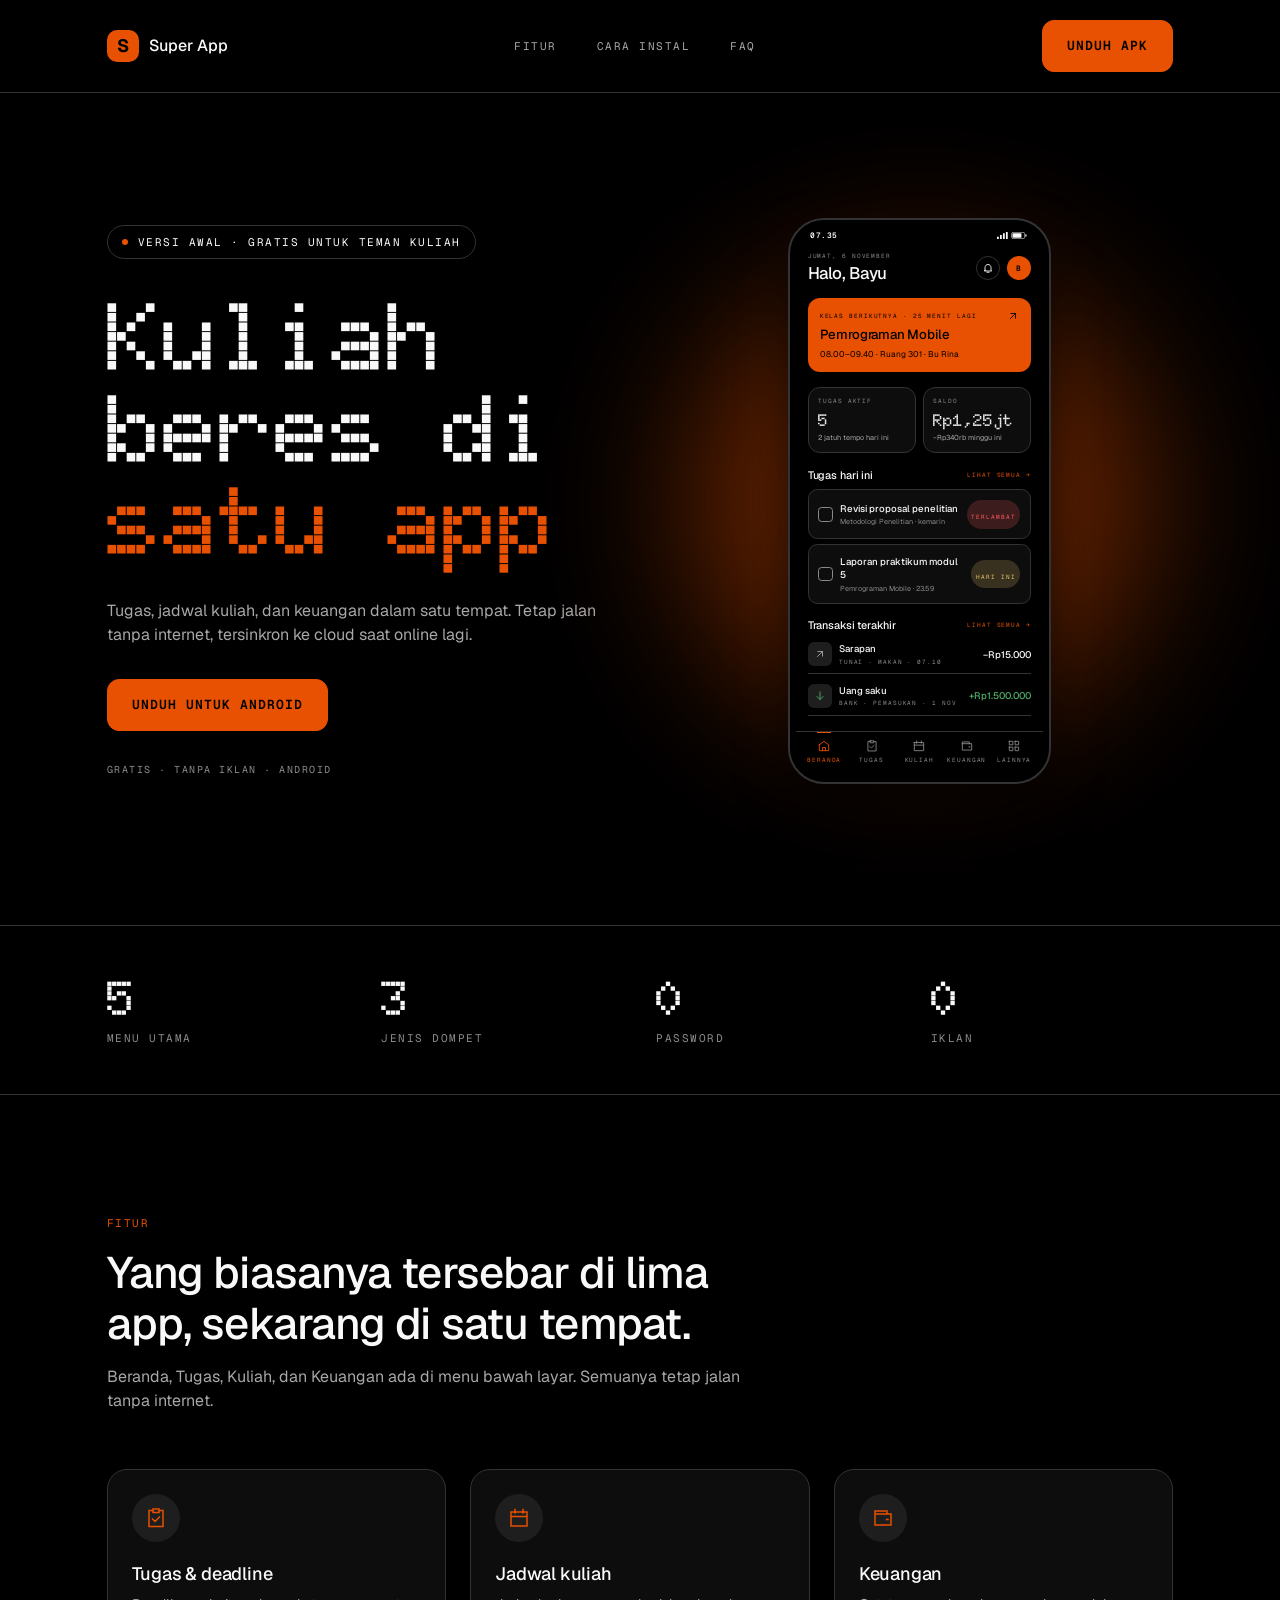
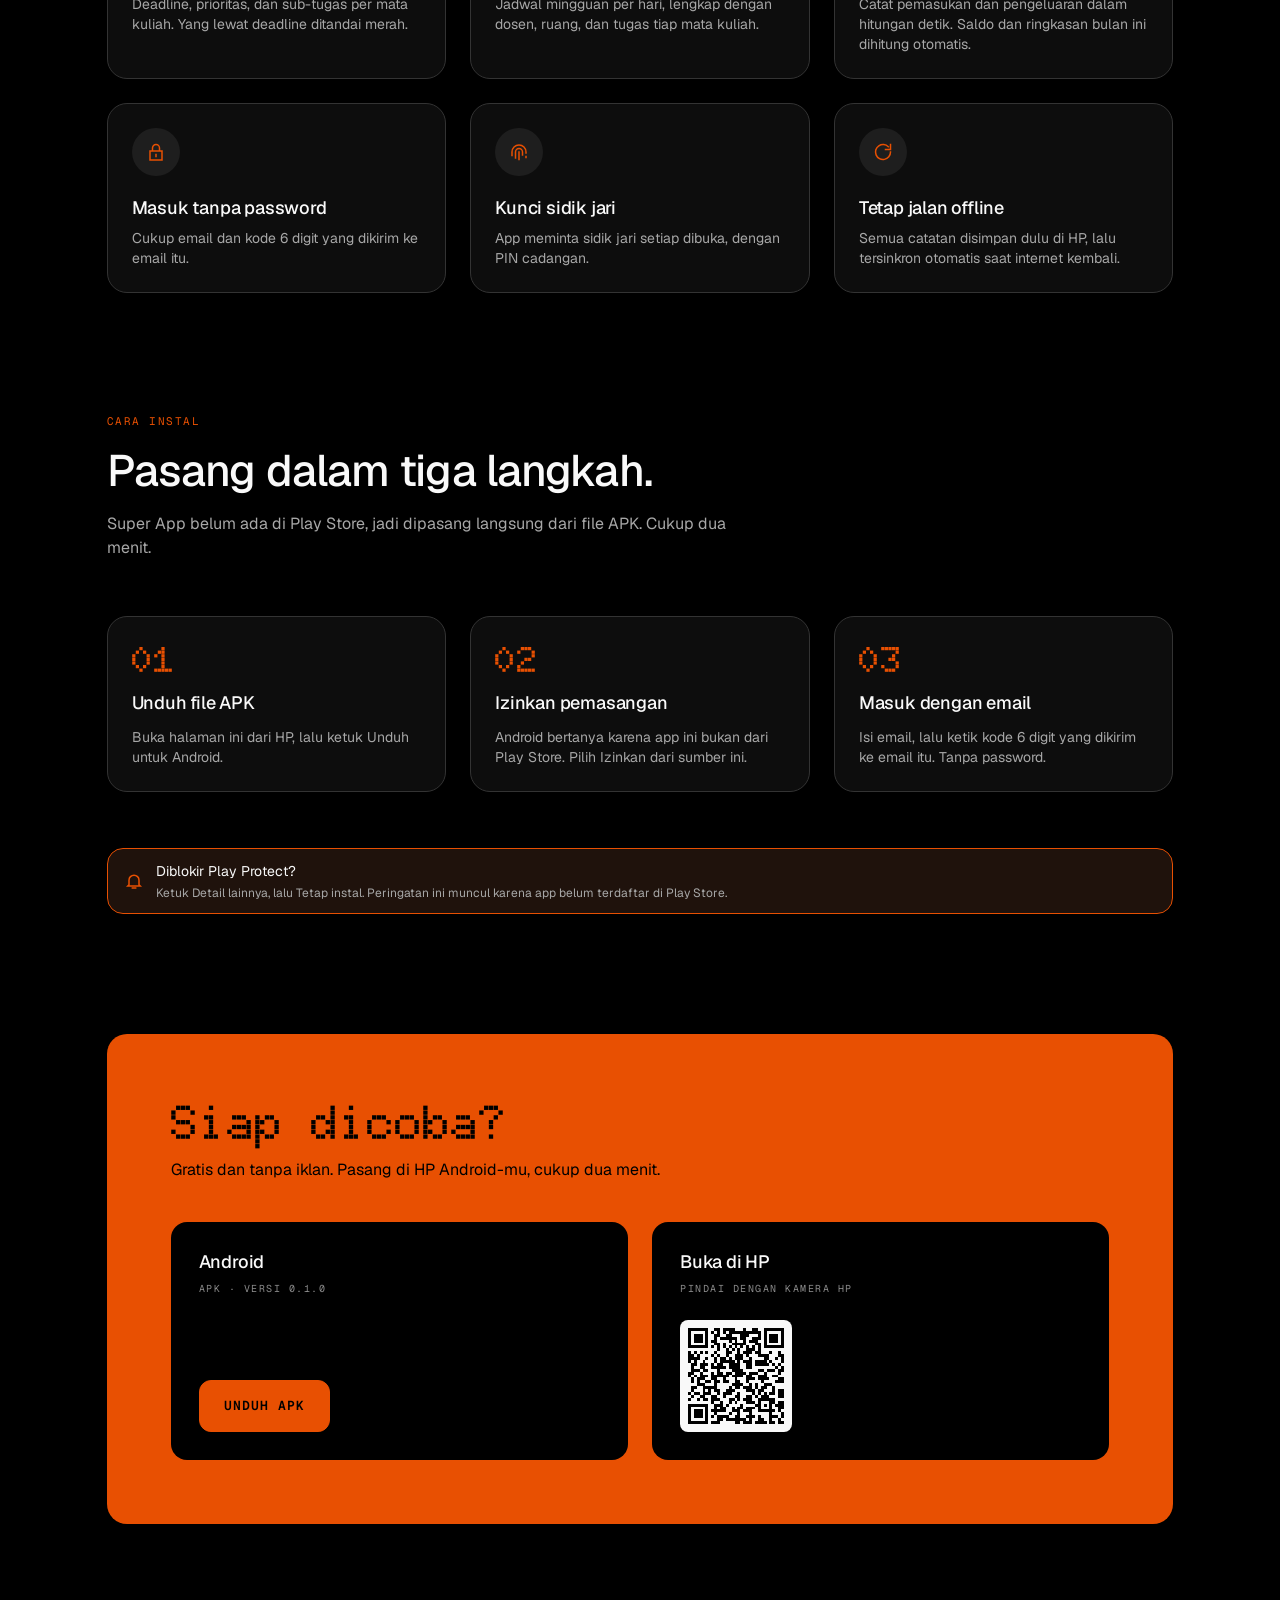
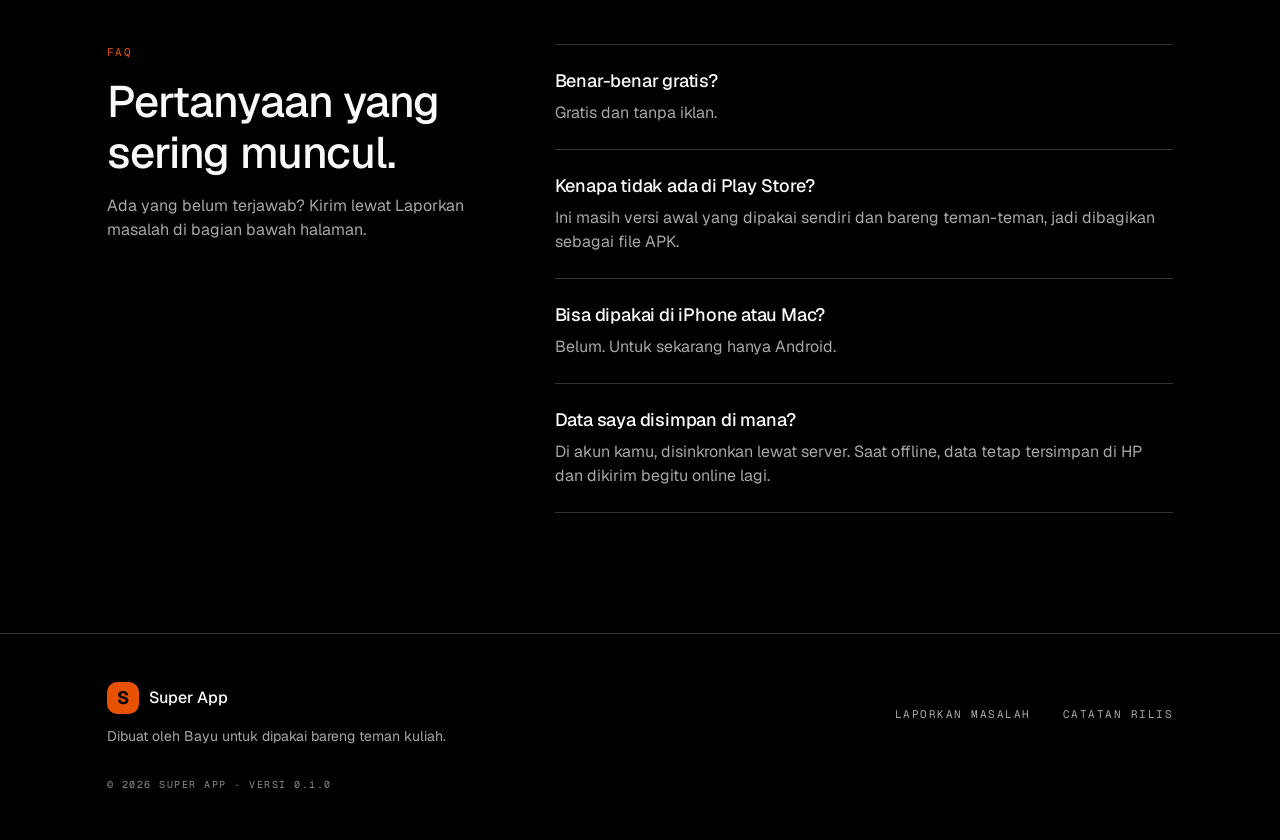
<file: website/index.html>
<!doctype html>
<html lang="id">
  <head>
    <meta charset="utf-8" />
    <meta name="viewport" content="width=device-width, initial-scale=1" />
    <title>Super App — Kuliah beres di satu app</title>
    <meta
      name="description"
      content="Tugas, jadwal kuliah, dan keuangan dalam satu app Android. Tetap jalan tanpa internet, tersinkron ke cloud saat online lagi. Gratis, tanpa iklan."
    />
    <meta name="theme-color" content="#000000" />
    <meta property="og:title" content="Super App — Kuliah beres di satu app" />
    <meta
      property="og:description"
      content="Tugas, jadwal kuliah, dan keuangan dalam satu app Android. Gratis, tanpa iklan."
    />
    <meta property="og:type" content="website" />
    <link rel="icon" href="assets/favicon.svg" type="image/svg+xml" />
    <link rel="preload" href="fonts/Geist-Variable.ttf" as="font" type="font/ttf" crossorigin />
    <link rel="preload" href="fonts/Doto-Variable.ttf" as="font" type="font/ttf" crossorigin />
    <link rel="stylesheet" href="css/styles.css" />
  </head>
  <body>
    <header class="nav">
      <a class="logo" href="./" aria-label="Super App, beranda">
        <span class="logo__mark" aria-hidden="true">S</span>
        <span class="logo__name">Super App</span>
      </a>
      <nav class="nav__links label-medium" aria-label="Bagian halaman">
        <a href="#fitur">Fitur</a>
        <a href="#cara-instal">Cara instal</a>
        <a href="#faq">FAQ</a>
      </nav>
      <a class="button nav__cta" href="unduh/android/">Unduh APK</a>
      <button class="nav__menu" type="button" aria-label="Buka menu" aria-expanded="false" aria-controls="menu" data-menu-open>
        <img src="assets/icons/menu.svg" width="24" height="24" alt="" />
      </button>
    </header>

    <div class="menu" id="menu" hidden>
      <div class="nav">
        <a class="logo" href="./" aria-label="Super App, beranda">
          <span class="logo__mark" aria-hidden="true">S</span>
          <span class="logo__name">Super App</span>
        </a>
        <button class="nav__menu" type="button" aria-label="Tutup menu" data-menu-close>
          <img src="assets/icons/close.svg" width="24" height="24" alt="" />
        </button>
      </div>
      <nav class="menu__links" aria-label="Menu">
        <a class="menu__link heading-medium" href="#fitur">Fitur <img src="assets/icons/chevron-right.svg" width="24" height="24" alt="" /></a>
        <a class="menu__link heading-medium" href="#cara-instal">Cara instal <img src="assets/icons/chevron-right.svg" width="24" height="24" alt="" /></a>
        <a class="menu__link heading-medium" href="#faq">FAQ <img src="assets/icons/chevron-right.svg" width="24" height="24" alt="" /></a>
        <a class="menu__link menu__link--minor body-large" href="https://github.com/baymakeprojects/Super_App/releases">Catatan rilis <img src="assets/icons/chevron-right.svg" width="24" height="24" alt="" /></a>
        <a class="menu__link menu__link--minor body-large" href="https://github.com/baymakeprojects/Super_App/issues/new">Laporkan masalah <img src="assets/icons/chevron-right.svg" width="24" height="24" alt="" /></a>
      </nav>
      <div class="menu__actions">
        <a class="button button--block" href="unduh/android/">Unduh untuk Android</a>
      </div>
    </div>

    <main>
      <!-- Hero: 161:16 (desktop), 187:1741 (HP) -->
      <section class="hero">
        <div class="hero__text">
          <p class="eyebrow">
            <img src="assets/hero/dot.svg" width="6" height="6" alt="" />
            <span class="label-medium only-desktop">Versi awal · Gratis untuk teman kuliah</span>
            <span class="label-medium only-mobile">Versi awal · Gratis</span>
          </p>
          <h1 class="hero__headline">Kuliah beres di <em>satu app</em></h1>
          <p class="body-large c-light">
            Tugas, jadwal kuliah, dan keuangan dalam satu tempat. Tetap jalan tanpa internet, tersinkron ke cloud saat online lagi.
          </p>
          <div class="hero__cta">
            <a class="button" href="unduh/android/">Unduh untuk Android</a>
          </div>
          <p class="label-small c-gray only-desktop">Gratis · Tanpa iklan · Android</p>
        </div>

        <div class="hero-visual" aria-hidden="true">
          <img class="hero-visual__glow only-desktop" src="assets/hero/glow.svg" width="780" height="780" alt="" />
          <img class="hero-visual__glow only-mobile" src="assets/hero/glow-hp.svg" width="520" height="520" alt="" />
          <div class="hero-visual__phone">
            <div class="phone">
              <div class="phone__screen">
                <div class="phone__status">
                  <span>07.35</span>
                  <img src="assets/hero/indicators.svg" width="31.2" height="7.2" alt="" />
                </div>
                <div class="phone__content">
                  <div class="phone__header">
                    <div class="phone__greeting">
                      <span class="m6 c-gray">Jumat, 6 November</span>
                      <span class="phone__hello">Halo, Bayu</span>
                    </div>
                    <div class="phone__actions">
                      <span class="phone__circle phone__circle--outline"><img src="assets/hero/bell.svg" width="12" height="12" alt="" /></span>
                      <span class="phone__circle phone__circle--avatar">B</span>
                    </div>
                  </div>
                  <div class="phone__next">
                    <div class="phone__next-top">
                      <span class="m6">Kelas berikutnya · 25 menit lagi</span>
                      <img src="assets/hero/arrow-up-right.svg" width="12" height="12" alt="" />
                    </div>
                    <span class="phone__next-title">Pemrograman Mobile</span>
                    <span class="phone__next-meta">08.00–09.40 · Ruang 301 · Bu Rina</span>
                  </div>
                  <div class="phone__stats">
                    <div class="phone__stat">
                      <span class="m6 c-gray">Tugas aktif</span>
                      <span class="phone__stat-value">5</span>
                      <span class="phone__stat-sub">2 jatuh tempo hari ini</span>
                    </div>
                    <div class="phone__stat">
                      <span class="m6 c-gray">Saldo</span>
                      <span class="phone__stat-value">Rp1,25jt</span>
                      <span class="phone__stat-sub">−Rp340rb minggu ini</span>
                    </div>
                  </div>
                  <div class="phone__block">
                    <div class="phone__block-head">
                      <span class="phone__block-title">Tugas hari ini</span>
                      <span class="m6 c-accent">Lihat semua →</span>
                    </div>
                    <div class="phone__list">
                      <div class="phone__task">
                        <span class="phone__check"></span>
                        <span class="phone__item-text">
                          <span class="phone__item-title">Revisi proposal penelitian</span>
                          <span class="phone__item-meta">Metodologi Penelitian · kemarin</span>
                        </span>
                        <span class="phone__badge phone__badge--danger"><span class="m6">Terlambat</span></span>
                      </div>
                      <div class="phone__task">
                        <span class="phone__check"></span>
                        <span class="phone__item-text">
                          <span class="phone__item-title">Laporan praktikum modul 5</span>
                          <span class="phone__item-meta">Pemrograman Mobile · 23.59</span>
                        </span>
                        <span class="phone__badge phone__badge--warning"><span class="m6">Hari ini</span></span>
                      </div>
                    </div>
                  </div>
                  <div class="phone__block phone__block--tx">
                    <div class="phone__block-head">
                      <span class="phone__block-title">Transaksi terakhir</span>
                      <span class="m6 c-accent">Lihat semua →</span>
                    </div>
                    <div class="phone__tx">
                      <span class="phone__tx-icon"><img src="assets/hero/tx-out.svg" width="12" height="12" alt="" /></span>
                      <span class="phone__item-text">
                        <span class="phone__item-title">Sarapan</span>
                        <span class="m6 c-gray">Tunai · Makan · 07.10</span>
                      </span>
                      <span class="phone__tx-amount">−Rp15.000</span>
                    </div>
                    <div class="phone__tx">
                      <span class="phone__tx-icon"><img src="assets/hero/tx-in.svg" width="12" height="12" alt="" /></span>
                      <span class="phone__item-text">
                        <span class="phone__item-title">Uang saku</span>
                        <span class="m6 c-gray">Bank · Pemasukan · 1 Nov</span>
                      </span>
                      <span class="phone__tx-amount c-success">+Rp1.500.000</span>
                    </div>
                  </div>
                </div>
                <div class="phone__tabs">
                  <span class="phone__tab phone__tab--active"><img src="assets/hero/nav-home.svg" width="14.4" height="14.4" alt="" /><span class="m6">Beranda</span></span>
                  <span class="phone__tab"><img src="assets/hero/nav-task.svg" width="14.4" height="14.4" alt="" /><span class="m6">Tugas</span></span>
                  <span class="phone__tab"><img src="assets/hero/nav-kuliah.svg" width="14.4" height="14.4" alt="" /><span class="m6">Kuliah</span></span>
                  <span class="phone__tab"><img src="assets/hero/nav-keuangan.svg" width="14.4" height="14.4" alt="" /><span class="m6">Keuangan</span></span>
                  <span class="phone__tab"><img src="assets/hero/nav-lainnya.svg" width="14.4" height="14.4" alt="" /><span class="m6">Lainnya</span></span>
                </div>
              </div>
            </div>
          </div>
          <div class="hero-visual__fade"></div>
        </div>
      </section>

      <!-- Stats: 161:106 / 187:1787 -->
      <section class="stats" aria-label="Sekilas">
        <div class="stat"><span class="stat__value">5</span><span class="label-medium c-gray"><span class="only-desktop">Menu utama</span><span class="only-mobile">Menu</span></span></div>
        <div class="stat"><span class="stat__value">3</span><span class="label-medium c-gray"><span class="only-desktop">Jenis dompet</span><span class="only-mobile">Dompet</span></span></div>
        <div class="stat"><span class="stat__value">0</span><span class="label-medium c-gray">Password</span></div>
        <div class="stat"><span class="stat__value">0</span><span class="label-medium c-gray">Iklan</span></div>
      </section>

      <!-- Fitur: 162:407 / 187:1800 -->
      <section class="section section--fitur" id="fitur">
        <div class="section-header">
          <p class="label-medium c-accent">Fitur</p>
          <h2 class="section-header__title only-desktop">Yang biasanya tersebar di lima app, sekarang di satu tempat.</h2>
          <h2 class="section-header__title only-mobile">Lima app jadi satu tempat.</h2>
          <p class="body-large c-light only-desktop">
            Beranda, Tugas, Kuliah, dan Keuangan ada di menu bawah layar. Semuanya tetap jalan tanpa internet.
          </p>
        </div>

        <div class="feature-grid only-desktop">
          <article class="feature-card">
            <span class="icon-wrap"><img src="assets/icons/task.svg" width="24" height="24" alt="" /></span>
            <div class="feature-card__text">
              <h3 class="heading-small">Tugas &amp; deadline</h3>
              <p class="body-medium c-light">Deadline, prioritas, dan sub-tugas per mata kuliah. Yang lewat deadline ditandai merah.</p>
            </div>
          </article>
          <article class="feature-card">
            <span class="icon-wrap"><img src="assets/icons/calendar.svg" width="24" height="24" alt="" /></span>
            <div class="feature-card__text">
              <h3 class="heading-small">Jadwal kuliah</h3>
              <p class="body-medium c-light">Jadwal mingguan per hari, lengkap dengan dosen, ruang, dan tugas tiap mata kuliah.</p>
            </div>
          </article>
          <article class="feature-card">
            <span class="icon-wrap"><img src="assets/icons/wallet.svg" width="24" height="24" alt="" /></span>
            <div class="feature-card__text">
              <h3 class="heading-small">Keuangan</h3>
              <p class="body-medium c-light">Catat pemasukan dan pengeluaran dalam hitungan detik. Saldo dan ringkasan bulan ini dihitung otomatis.</p>
            </div>
          </article>
          <article class="feature-card">
            <span class="icon-wrap"><img src="assets/icons/lock.svg" width="24" height="24" alt="" /></span>
            <div class="feature-card__text">
              <h3 class="heading-small">Masuk tanpa password</h3>
              <p class="body-medium c-light">Cukup email dan kode 6 digit yang dikirim ke email itu.</p>
            </div>
          </article>
          <article class="feature-card">
            <span class="icon-wrap"><img src="assets/icons/fingerprint.svg" width="24" height="24" alt="" /></span>
            <div class="feature-card__text">
              <h3 class="heading-small">Kunci sidik jari</h3>
              <p class="body-medium c-light">App meminta sidik jari setiap dibuka, dengan PIN cadangan.</p>
            </div>
          </article>
          <article class="feature-card">
            <span class="icon-wrap"><img src="assets/icons/refresh.svg" width="24" height="24" alt="" /></span>
            <div class="feature-card__text">
              <h3 class="heading-small">Tetap jalan offline</h3>
              <p class="body-medium c-light">Semua catatan disimpan dulu di HP, lalu tersinkron otomatis saat internet kembali.</p>
            </div>
          </article>
        </div>

        <div class="rows only-mobile">
          <div class="feature-row">
            <span class="icon-wrap icon-wrap--small"><img src="assets/icons/task.svg" width="20" height="20" alt="" /></span>
            <div class="row-text"><h3 class="title-medium">Tugas &amp; deadline</h3><p class="body-medium c-light">Deadline, prioritas, sub-tugas.</p></div>
          </div>
          <div class="feature-row">
            <span class="icon-wrap icon-wrap--small"><img src="assets/icons/calendar.svg" width="20" height="20" alt="" /></span>
            <div class="row-text"><h3 class="title-medium">Jadwal kuliah</h3><p class="body-medium c-light">Jadwal mingguan, dosen, dan ruang.</p></div>
          </div>
          <div class="feature-row">
            <span class="icon-wrap icon-wrap--small"><img src="assets/icons/wallet.svg" width="20" height="20" alt="" /></span>
            <div class="row-text"><h3 class="title-medium">Keuangan</h3><p class="body-medium c-light">Pemasukan, pengeluaran, saldo dompet.</p></div>
          </div>
          <div class="feature-row">
            <span class="icon-wrap icon-wrap--small"><img src="assets/icons/lock.svg" width="20" height="20" alt="" /></span>
            <div class="row-text"><h3 class="title-medium">Masuk tanpa password</h3><p class="body-medium c-light">Cukup email dan kode 6 digit.</p></div>
          </div>
          <div class="feature-row">
            <span class="icon-wrap icon-wrap--small"><img src="assets/icons/fingerprint.svg" width="20" height="20" alt="" /></span>
            <div class="row-text"><h3 class="title-medium">Kunci sidik jari</h3><p class="body-medium c-light">Sidik jari tiap dibuka, PIN cadangan.</p></div>
          </div>
          <div class="feature-row">
            <span class="icon-wrap icon-wrap--small"><img src="assets/icons/refresh.svg" width="20" height="20" alt="" /></span>
            <div class="row-text"><h3 class="title-medium">Tetap jalan offline</h3><p class="body-medium c-light">Tersinkron otomatis saat online lagi.</p></div>
          </div>
        </div>
      </section>

      <!-- Cara instal: 163:745 / 188:1550 -->
      <section class="section" id="cara-instal">
        <div class="section-header">
          <p class="label-medium c-accent">Cara instal</p>
          <h2 class="section-header__title">Pasang dalam tiga langkah.</h2>
          <p class="body-large c-light only-desktop">
            Super App belum ada di Play Store, jadi dipasang langsung dari file APK. Cukup dua menit.
          </p>
        </div>

        <ol class="steps list-reset only-desktop" role="list">
          <li class="step-card">
            <span class="step-card__number display-medium">01</span>
            <h3 class="heading-small">Unduh file APK</h3>
            <p class="body-medium c-light">Buka halaman ini dari HP, lalu ketuk Unduh untuk Android.</p>
          </li>
          <li class="step-card">
            <span class="step-card__number display-medium">02</span>
            <h3 class="heading-small">Izinkan pemasangan</h3>
            <p class="body-medium c-light">Android bertanya karena app ini bukan dari Play Store. Pilih Izinkan dari sumber ini.</p>
          </li>
          <li class="step-card">
            <span class="step-card__number display-medium">03</span>
            <h3 class="heading-small">Masuk dengan email</h3>
            <p class="body-medium c-light">Isi email, lalu ketik kode 6 digit yang dikirim ke email itu. Tanpa password.</p>
          </li>
        </ol>
        <div class="banner only-desktop" role="note">
          <img class="banner__icon" src="assets/icons/banner-info.svg" width="20" height="20" alt="" />
          <div class="banner__text">
            <p class="body-medium c-white">Diblokir Play Protect?</p>
            <p class="body-small c-light">Ketuk Detail lainnya, lalu Tetap instal. Peringatan ini muncul karena app belum terdaftar di Play Store.</p>
          </div>
        </div>

        <ol class="rows list-reset only-mobile" role="list">
          <li class="step-row">
            <span class="step-row__number display-small">01</span>
            <div class="row-text"><h3 class="title-medium">Unduh file APK</h3><p class="body-medium c-light">Ketuk Unduh untuk Android di halaman ini.</p></div>
          </li>
          <li class="step-row">
            <span class="step-row__number display-small">02</span>
            <div class="row-text"><h3 class="title-medium">Izinkan pemasangan</h3><p class="body-medium c-light">Pilih Izinkan dari sumber ini saat Android bertanya.</p></div>
          </li>
          <li class="step-row">
            <span class="step-row__number display-small">03</span>
            <div class="row-text"><h3 class="title-medium">Masuk dengan email</h3><p class="body-medium c-light">Isi email, lalu kode 6 digit dari email.</p></div>
          </li>
        </ol>
        <p class="body-medium c-gray only-mobile">Kalau Play Protect memberi peringatan, ketuk Detail lainnya, lalu Tetap instal.</p>
      </section>

      <!-- Unduh: 163:772 / 188:1571 -->
      <section class="section" id="unduh" aria-label="Unduh">
        <div class="download-card">
          <div class="download-card__heading">
            <h2 class="display-large only-desktop">Siap dicoba?</h2>
            <h2 class="display-medium only-mobile">Siap dicoba?</h2>
            <p class="body-large only-desktop">Gratis dan tanpa iklan. Pasang di HP Android-mu, cukup dua menit.</p>
            <p class="body-medium only-mobile">Gratis dan tanpa iklan.</p>
          </div>

          <div class="download-options only-desktop">
            <div class="download-option">
              <div class="download-option__text">
                <h3 class="heading-small c-white">Android</h3>
                <p class="label-small c-gray">APK · Versi <span data-version>0.1.0</span></p>
              </div>
              <a class="button" href="https://github.com/baymakeprojects/Super_App/releases/latest" data-apk>Unduh APK</a>
            </div>
            <div class="download-option">
              <div class="download-option__text download-option__text--hug">
                <h3 class="heading-small c-white">Buka di HP</h3>
                <p class="label-small c-gray">Pindai dengan kamera HP</p>
              </div>
              <div class="qr">
                <img src="assets/qr-unduh-android.svg" width="96" height="96" alt="Kode QR ke halaman unduh Android" />
              </div>
            </div>
          </div>

          <div class="download-row only-mobile">
            <div class="download-row__text">
              <h3 class="title-medium c-white">Android</h3>
              <p class="label-small c-gray">APK · Versi <span data-version>0.1.0</span></p>
            </div>
            <a class="button" href="https://github.com/baymakeprojects/Super_App/releases/latest" data-apk>Unduh APK</a>
          </div>
        </div>
      </section>

      <!-- FAQ: 163:796 / 188:1588 -->
      <section class="section" id="faq">
        <div class="faq-layout only-desktop">
          <div class="section-header">
            <p class="label-medium c-accent">FAQ</p>
            <h2 class="section-header__title">Pertanyaan yang sering muncul.</h2>
            <p class="body-large c-light">Ada yang belum terjawab? Kirim lewat Laporkan masalah di bagian bawah halaman.</p>
          </div>
          <div class="faq-items">
            <div class="faq-item">
              <h3 class="heading-small">Benar-benar gratis?</h3>
              <p class="body-large c-light">Gratis dan tanpa iklan.</p>
            </div>
            <div class="faq-item">
              <h3 class="heading-small">Kenapa tidak ada di Play Store?</h3>
              <p class="body-large c-light">Ini masih versi awal yang dipakai sendiri dan bareng teman-teman, jadi dibagikan sebagai file APK.</p>
            </div>
            <div class="faq-item">
              <h3 class="heading-small">Bisa dipakai di iPhone atau Mac?</h3>
              <p class="body-large c-light">Belum. Untuk sekarang hanya Android.</p>
            </div>
            <div class="faq-item">
              <h3 class="heading-small">Data saya disimpan di mana?</h3>
              <p class="body-large c-light">Di akun kamu, disinkronkan lewat server. Saat offline, data tetap tersimpan di HP dan dikirim begitu online lagi.</p>
            </div>
          </div>
        </div>

        <div class="section-header only-mobile">
          <p class="label-medium c-accent">FAQ</p>
          <h2 class="section-header__title">Pertanyaan umum.</h2>
        </div>
        <div class="rows rows--end only-mobile">
          <details class="faq-row" open>
            <summary><span class="title-medium">Benar-benar gratis?</span><img src="assets/icons/chevron-down.svg" width="24" height="24" alt="" /></summary>
            <p class="body-medium c-light">Gratis dan tanpa iklan.</p>
          </details>
          <details class="faq-row">
            <summary><span class="title-medium">Kenapa tidak ada di Play Store?</span><img src="assets/icons/chevron-down.svg" width="24" height="24" alt="" /></summary>
            <p class="body-medium c-light">Ini masih versi awal yang dipakai sendiri dan bareng teman-teman, jadi dibagikan sebagai file APK.</p>
          </details>
          <details class="faq-row">
            <summary><span class="title-medium">Bisa dipakai di iPhone atau Mac?</span><img src="assets/icons/chevron-down.svg" width="24" height="24" alt="" /></summary>
            <p class="body-medium c-light">Belum. Untuk sekarang hanya Android.</p>
          </details>
          <details class="faq-row">
            <summary><span class="title-medium">Data saya disimpan di mana?</span><img src="assets/icons/chevron-down.svg" width="24" height="24" alt="" /></summary>
            <p class="body-medium c-light">Di akun kamu, disinkronkan lewat server. Saat offline, data tetap tersimpan di HP dan dikirim begitu online lagi.</p>
          </details>
        </div>
        <p class="lapor body-medium only-mobile">
          <span class="c-gray">Belum terjawab?</span>
          <a class="inline-link" href="https://github.com/baymakeprojects/Super_App/issues/new">Laporkan masalah</a>
        </p>
      </section>
    </main>

    <footer class="footer">
      <div class="footer__row">
        <div class="footer__brand">
          <a class="logo" href="./" aria-label="Super App, beranda">
            <span class="logo__mark" aria-hidden="true">S</span>
            <span class="logo__name">Super App</span>
          </a>
          <p class="body-medium c-light">Dibuat oleh Bayu untuk dipakai bareng teman kuliah.</p>
        </div>
        <nav class="footer__links label-medium" aria-label="Tautan lain">
          <a href="https://github.com/baymakeprojects/Super_App/issues/new">Laporkan masalah</a>
          <a href="https://github.com/baymakeprojects/Super_App/releases">Catatan rilis</a>
        </nav>
      </div>
      <p class="label-small c-gray">© 2026 Super App · Versi <span data-version>0.1.0</span></p>
    </footer>

    <script src="js/site.js" defer></script>
  </body>
</html>
</file>
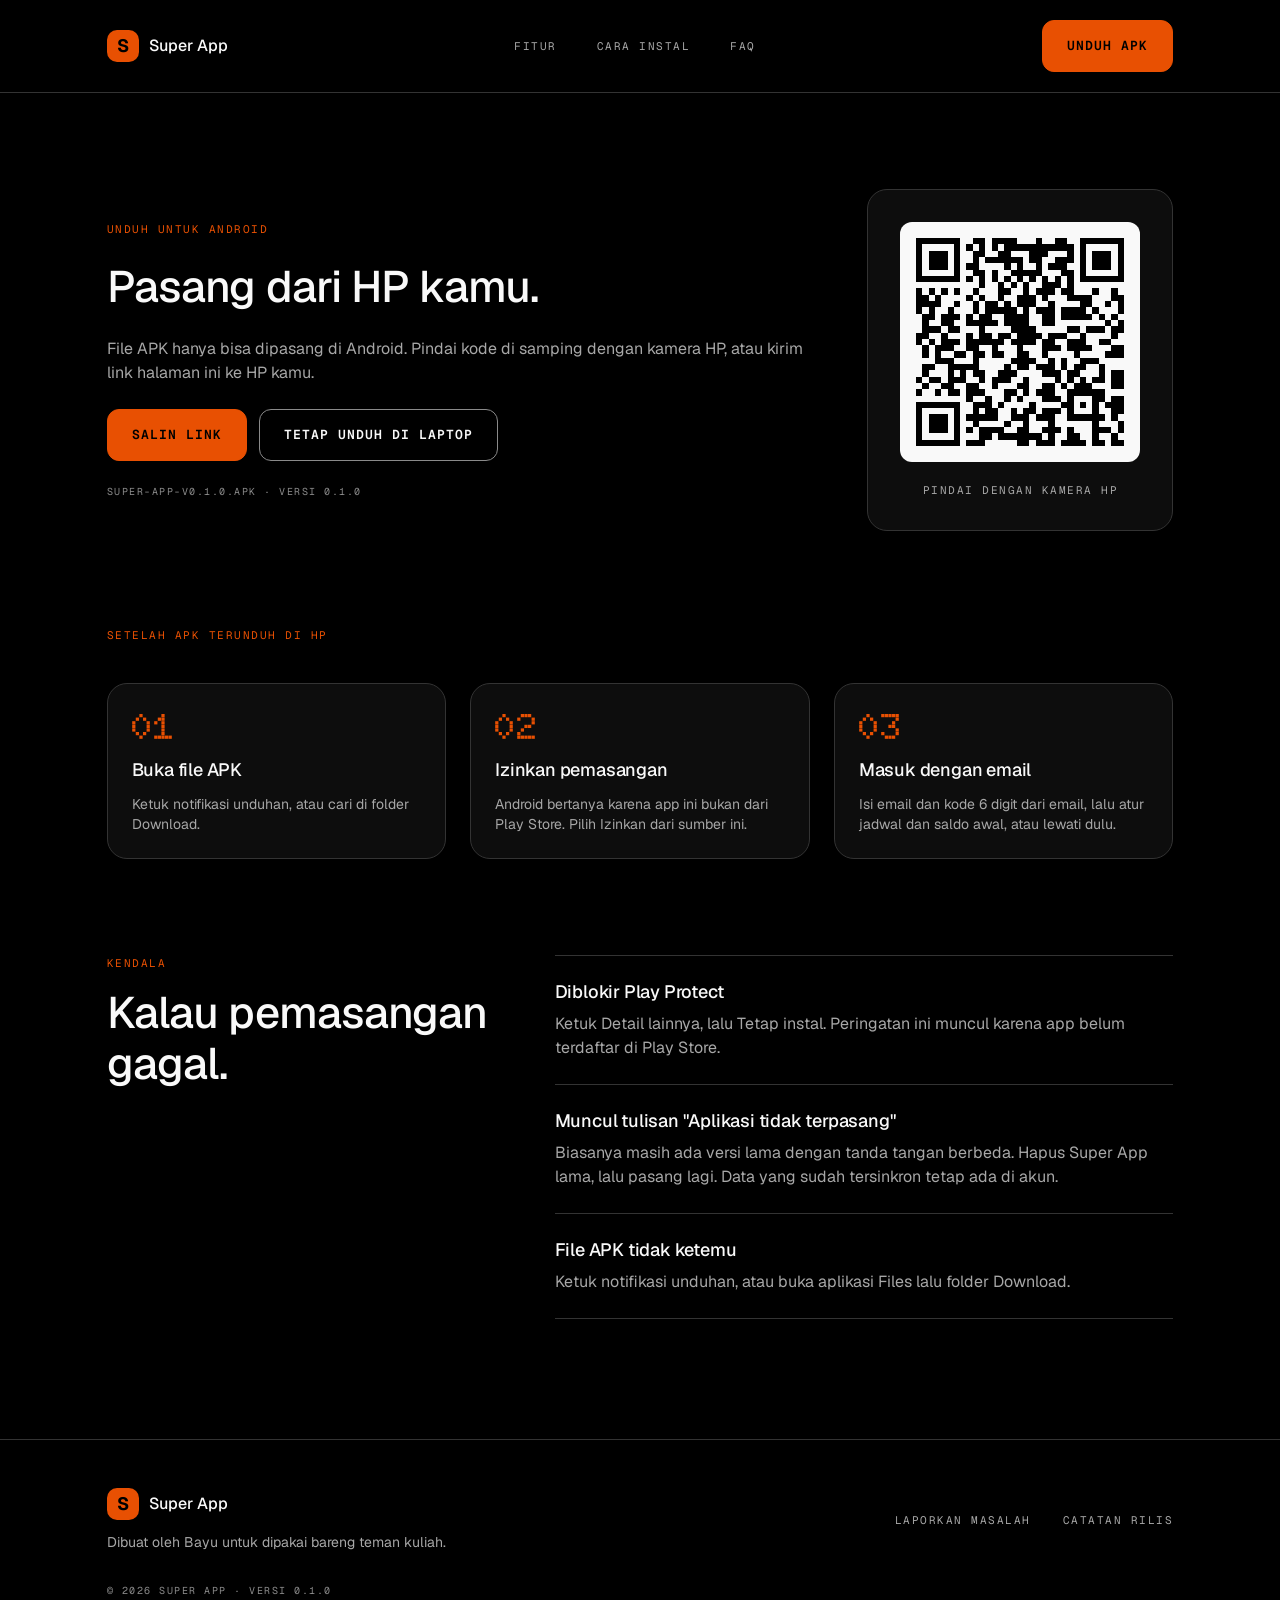
<file: website/unduh/android/index.html>
<!doctype html>
<html lang="id">
  <head>
    <meta charset="utf-8" />
    <meta name="viewport" content="width=device-width, initial-scale=1" />
    <title>Unduh Super App untuk Android</title>
    <meta name="description" content="Unduh file APK Super App dan pasang di HP Android dalam tiga langkah." />
    <meta name="theme-color" content="#000000" />
    <link rel="icon" href="../../assets/favicon.svg" type="image/svg+xml" />
    <link rel="preload" href="../../fonts/Geist-Variable.ttf" as="font" type="font/ttf" crossorigin />
    <link rel="stylesheet" href="../../css/styles.css" />
  </head>
  <!-- data-auto-download: di tampilan HP, unduhan APK dimulai otomatis (frame 177:1338). -->
  <body data-auto-download>
    <header class="nav">
      <a class="logo" href="../../" aria-label="Super App, beranda">
        <span class="logo__mark" aria-hidden="true">S</span>
        <span class="logo__name">Super App</span>
      </a>
      <nav class="nav__links label-medium" aria-label="Bagian beranda">
        <a href="../../#fitur">Fitur</a>
        <a href="../../#cara-instal">Cara instal</a>
        <a href="../../#faq">FAQ</a>
      </nav>
      <a class="button nav__cta" href="./">Unduh APK</a>
      <button class="nav__menu" type="button" aria-label="Buka menu" aria-expanded="false" aria-controls="menu" data-menu-open>
        <img src="../../assets/icons/menu.svg" width="24" height="24" alt="" />
      </button>
    </header>

    <div class="menu" id="menu" hidden>
      <div class="nav">
        <a class="logo" href="../../" aria-label="Super App, beranda">
          <span class="logo__mark" aria-hidden="true">S</span>
          <span class="logo__name">Super App</span>
        </a>
        <button class="nav__menu" type="button" aria-label="Tutup menu" data-menu-close>
          <img src="../../assets/icons/close.svg" width="24" height="24" alt="" />
        </button>
      </div>
      <nav class="menu__links" aria-label="Menu">
        <a class="menu__link heading-medium" href="../../#fitur">Fitur <img src="../../assets/icons/chevron-right.svg" width="24" height="24" alt="" /></a>
        <a class="menu__link heading-medium" href="../../#cara-instal">Cara instal <img src="../../assets/icons/chevron-right.svg" width="24" height="24" alt="" /></a>
        <a class="menu__link heading-medium" href="../../#faq">FAQ <img src="../../assets/icons/chevron-right.svg" width="24" height="24" alt="" /></a>
        <a class="menu__link menu__link--minor body-large" href="https://github.com/baymakeprojects/Super_App/releases">Catatan rilis <img src="../../assets/icons/chevron-right.svg" width="24" height="24" alt="" /></a>
        <a class="menu__link menu__link--minor body-large" href="https://github.com/baymakeprojects/Super_App/issues/new">Laporkan masalah <img src="../../assets/icons/chevron-right.svg" width="24" height="24" alt="" /></a>
      </nav>
      <div class="menu__actions">
        <a class="button button--block" href="./">Unduh untuk Android</a>
      </div>
    </div>

    <main>
      <!-- Desktop 177:1279: APK tidak bisa dipasang di laptop, jadi tawarkan QR dan salin link. -->
      <section class="unduh-main only-desktop">
        <div class="unduh-main__text">
          <p class="label-medium c-accent">Unduh untuk Android</p>
          <h1 class="heading-xl">Pasang dari HP kamu.</h1>
          <p class="body-large c-light">
            File APK hanya bisa dipasang di Android. Pindai kode di samping dengan kamera HP, atau kirim link halaman ini ke HP kamu.
          </p>
          <div class="unduh-main__actions">
            <button class="button" type="button" data-copy-link>Salin link</button>
            <a class="button button--ghost" href="https://github.com/baymakeprojects/Super_App/releases/latest" data-apk>Tetap unduh di laptop</a>
          </div>
          <p class="label-small c-gray"><span data-apk-name>super-app-v0.1.0.apk</span> · Versi <span data-version>0.1.0</span></p>
        </div>
        <div class="qr-card">
          <div class="qr qr--large">
            <img src="../../assets/qr-unduh-android.svg" width="208" height="208" alt="Kode QR ke halaman ini" />
          </div>
          <p class="label-medium c-light">Pindai dengan kamera HP</p>
        </div>
      </section>

      <!-- HP 177:1346 -->
      <section class="unduh-main only-mobile">
        <span class="icon-wrap icon-wrap--large"><img src="../../assets/icons/download.svg" width="24" height="24" alt="" /></span>
        <h1 class="display-medium">Unduhan dimulai</h1>
        <p class="body-large c-light">
          <span data-apk-name>super-app-v0.1.0.apk</span> sedang diunduh. Kalau tidak mulai dalam beberapa detik, ketuk Unduh ulang.
        </p>
        <div class="unduh-main__actions">
          <a class="button button--block" href="https://github.com/baymakeprojects/Super_App/releases/latest" data-apk>Unduh ulang</a>
          <a class="button button--ghost button--block" href="../../">Kembali ke beranda</a>
        </div>
        <p class="label-small c-gray">Versi <span data-version>0.1.0</span> · Android</p>
      </section>

      <!-- Langkah: 177:1294 / 177:1358 -->
      <section class="section section--langkah" aria-labelledby="langkah-judul">
        <p class="label-medium c-accent" id="langkah-judul">
          <span class="only-desktop">Setelah APK terunduh di HP</span><span class="only-mobile">Setelah terunduh</span>
        </p>
        <ol class="steps list-reset" role="list">
          <li class="step-card">
            <span class="step-card__number display-medium">01</span>
            <h2 class="heading-small">Buka file APK</h2>
            <p class="body-medium c-light">Ketuk notifikasi unduhan, atau cari di folder Download.</p>
          </li>
          <li class="step-card">
            <span class="step-card__number display-medium">02</span>
            <h2 class="heading-small">Izinkan pemasangan</h2>
            <p class="body-medium c-light">
              <span class="only-desktop">Android bertanya karena app ini bukan dari Play Store. Pilih Izinkan dari sumber ini.</span>
              <span class="only-mobile">Pilih Izinkan dari sumber ini saat Android bertanya.</span>
            </p>
          </li>
          <li class="step-card">
            <span class="step-card__number display-medium">03</span>
            <h2 class="heading-small">Masuk dengan email</h2>
            <p class="body-medium c-light">
              <span class="only-desktop">Isi email dan kode 6 digit dari email, lalu atur jadwal dan saldo awal, atau lewati dulu.</span>
              <span class="only-mobile">Isi email dan kode dari email, lalu atur jadwal atau lewati dulu.</span>
            </p>
          </li>
        </ol>
      </section>

      <!-- Kendala: 177:1309 / 177:1373 -->
      <section class="section section--kendala">
        <div class="section-header">
          <p class="label-medium c-accent">Kendala</p>
          <h2 class="section-header__title">Kalau pemasangan gagal.</h2>
        </div>
        <div class="faq-items">
          <div class="faq-item">
            <h3 class="heading-small">Diblokir Play Protect</h3>
            <p class="body-large c-light">Ketuk Detail lainnya, lalu Tetap instal. Peringatan ini muncul karena app belum terdaftar di Play Store.</p>
          </div>
          <div class="faq-item">
            <h3 class="heading-small">Muncul tulisan "Aplikasi tidak terpasang"</h3>
            <p class="body-large c-light">
              Biasanya masih ada versi lama dengan tanda tangan berbeda. Hapus Super App lama, lalu pasang lagi. Data yang sudah tersinkron tetap ada di akun.
            </p>
          </div>
          <div class="faq-item">
            <h3 class="heading-small">File APK tidak ketemu</h3>
            <p class="body-large c-light">Ketuk notifikasi unduhan, atau buka aplikasi Files lalu folder Download.</p>
          </div>
        </div>
      </section>
    </main>

    <footer class="footer">
      <div class="footer__row">
        <div class="footer__brand">
          <a class="logo" href="../../" aria-label="Super App, beranda">
            <span class="logo__mark" aria-hidden="true">S</span>
            <span class="logo__name">Super App</span>
          </a>
          <p class="body-medium c-light">Dibuat oleh Bayu untuk dipakai bareng teman kuliah.</p>
        </div>
        <nav class="footer__links label-medium" aria-label="Tautan lain">
          <a href="https://github.com/baymakeprojects/Super_App/issues/new">Laporkan masalah</a>
          <a href="https://github.com/baymakeprojects/Super_App/releases">Catatan rilis</a>
        </nav>
      </div>
      <p class="label-small c-gray">© 2026 Super App · Versi <span data-version>0.1.0</span></p>
    </footer>

    <script src="../../js/site.js" defer></script>
  </body>
</html>
</file>
<file: website/css/styles.css>
/*
 * Super App — situs unduhan.
 * Sumber desain: Figma halaman "Landing Page" (161:2).
 * Token sama dengan docs/design-tokens.md (nama mengikuti variabel Figma).
 * Satu titik henti: >= 1024px memakai frame Desktop 1440, di bawahnya frame HP 412.
 */

/* ---------- Font (OFL, sama dengan assets/fonts di app) ---------- */
@font-face {
  font-family: "Geist";
  src: url("../fonts/Geist-Variable.ttf") format("truetype");
  font-weight: 100 900;
  font-display: swap;
}
@font-face {
  font-family: "Geist Mono";
  src: url("../fonts/GeistMono-Variable.ttf") format("truetype");
  font-weight: 100 900;
  font-display: swap;
}
@font-face {
  font-family: "Doto";
  src: url("../fonts/Doto-Variable.ttf") format("truetype");
  font-weight: 100 900;
  font-display: swap;
}

/* ---------- Token ---------- */
:root {
  color-scheme: dark;

  --primary: #000000;
  --surface-raised: #0d0d0d;
  --surface-card: #1e1e1e;
  --dark-gray: #333333;
  --gray: #8a8a8a;
  --light-gray: #a7a7a7;
  --white: #f9f9f9;
  --branding-orange: #e85002;
  --accent-text: #e85002;
  --on-accent: #000000;
  --success: #4fae68;
  --warning: #e3c46a;
  --danger: #ff5a5f;
  --gradient-flame: #f16001; /* hover */
  --gradient-red: #c10801; /* ditekan */

  --space-4: 4px;
  --space-8: 8px;
  --space-12: 12px;
  --space-16: 16px;
  --space-20: 20px;
  --space-24: 24px;
  --space-32: 32px;

  --radius-input: 10px;
  --radius-button: 12px;
  --radius-item: 16px;
  --radius-card: 20px;
  --radius-full: 999px;

  --font-sans: "Geist", system-ui, sans-serif;
  --font-mono: "Geist Mono", ui-monospace, monospace;
  --font-display: "Doto", var(--font-mono);

  /* Jarak tepi halaman: 120 di desktop 1440, 20 di HP. */
  --page-x: 20px;
}

@media (min-width: 1024px) {
  :root {
    --page-x: clamp(48px, 8.334vw, 120px);
  }
}

/* ---------- Dasar ---------- */
*,
*::before,
*::after {
  box-sizing: border-box;
}

html {
  scroll-behavior: smooth;
  -webkit-text-size-adjust: 100%;
}

body {
  margin: 0;
  min-height: 100vh;
  display: flex;
  flex-direction: column;
  background: var(--primary);
  color: var(--white);
  font-family: var(--font-sans);
  font-size: 16px;
  line-height: 24px;
  -webkit-font-smoothing: antialiased;
}

body.menu-open {
  overflow: hidden;
}

h1,
h2,
h3,
p {
  margin: 0;
  font-weight: inherit;
}

a {
  color: inherit;
  text-decoration: none;
}

img {
  display: block;
}

main {
  flex: 1 0 auto;
}

:focus-visible {
  outline: 2px solid var(--branding-orange);
  outline-offset: 3px;
  border-radius: 4px;
}

[id] {
  scroll-margin-top: 24px;
}

/* Versi desktop / HP dari bagian yang berbeda isinya. */
@media (max-width: 1023.98px) {
  .only-desktop {
    display: none !important;
  }
}
@media (min-width: 1024px) {
  .only-mobile {
    display: none !important;
  }
}

/* ---------- Gaya teks (nama Figma) ---------- */
.display-xl {
  font-family: var(--font-display);
  font-variation-settings: "ROND" 0;
  font-weight: 900;
  font-size: 96px;
  line-height: 92px;
  letter-spacing: -2px;
}
.display-large {
  font-family: var(--font-display);
  font-variation-settings: "ROND" 0;
  font-weight: 900;
  font-size: 48px;
  line-height: 48px;
  letter-spacing: -1px;
}
.display-medium {
  font-family: var(--font-display);
  font-variation-settings: "ROND" 0;
  font-weight: 900;
  font-size: 36px;
  line-height: 38px;
}
.display-small {
  font-family: var(--font-display);
  font-variation-settings: "ROND" 0;
  font-weight: 900;
  font-size: 28px;
  line-height: 30px;
}
.heading-xl {
  font-weight: 500;
  font-size: 44px;
  line-height: 1.16;
  letter-spacing: -0.88px;
}
.heading-large {
  font-weight: 500;
  font-size: 28px;
  line-height: 34px;
  letter-spacing: -0.8px;
}
.heading-medium {
  font-weight: 500;
  font-size: 22px;
  line-height: 28px;
  letter-spacing: -0.3px;
}
.heading-small {
  font-weight: 500;
  font-size: 18px;
  line-height: 24px;
  letter-spacing: -0.2px;
}
.title-medium {
  font-weight: 500;
  font-size: 16px;
  line-height: 22px;
}
.body-large {
  font-size: 16px;
  line-height: 24px;
}
.body-medium {
  font-size: 14px;
  line-height: 20px;
}
.body-small {
  font-size: 12px;
  line-height: 16px;
}
.label-large,
.label-medium,
.label-small {
  font-family: var(--font-mono);
  text-transform: uppercase;
}
.label-large {
  font-weight: 600;
  font-size: 13px;
  line-height: 18px;
  letter-spacing: 1px;
}
.label-medium {
  font-size: 11px;
  line-height: 16px;
  letter-spacing: 1.5px;
}
.label-small {
  font-size: 10px;
  line-height: 14px;
  letter-spacing: 1.5px;
}

.c-white {
  color: var(--white);
}
.c-light {
  color: var(--light-gray);
}
.c-gray {
  color: var(--gray);
}
.c-accent {
  color: var(--accent-text);
}
.c-success {
  color: var(--success);
}

/* ---------- Tombol (Components › Button 6:24) ---------- */
.button {
  display: inline-flex;
  align-items: center;
  justify-content: center;
  gap: var(--space-8);
  padding: var(--space-16) var(--space-24);
  border: 1px solid var(--branding-orange);
  border-radius: var(--radius-button);
  background: var(--branding-orange);
  color: var(--on-accent);
  font: 600 13px/18px var(--font-mono);
  letter-spacing: 1px;
  text-transform: uppercase;
  white-space: nowrap;
  cursor: pointer;
}
.button:hover {
  background: var(--gradient-flame);
  border-color: var(--gradient-flame);
}
.button:active {
  background: var(--gradient-red);
  border-color: var(--gradient-red);
}
.button--ghost,
.button--ghost:hover,
.button--ghost:active {
  background: transparent;
  border-color: var(--gray);
  color: var(--white);
}
.button--block {
  width: 100%;
}

/* ---------- Logo (LP / Logo 160:224) ---------- */
.logo {
  display: inline-flex;
  align-items: center;
  gap: 10px;
}
.logo__mark {
  display: flex;
  align-items: center;
  justify-content: center;
  width: 32px;
  height: 32px;
  border-radius: var(--radius-input);
  background: var(--branding-orange);
  color: var(--on-accent);
  font-weight: 700;
  font-size: 18px;
  line-height: 1;
}
.logo__name {
  font-weight: 500;
  font-size: 16px;
  line-height: 22px;
}

/* ---------- Nav (LP / Nav — Desktop 176:1329, HP 176:1348) ---------- */
.nav {
  display: flex;
  align-items: center;
  justify-content: space-between;
  padding: 14px var(--page-x);
  border-bottom: 1px solid var(--dark-gray);
}
.nav__links {
  display: none;
}
.nav__cta {
  display: none;
}
.nav__menu {
  display: flex;
  padding: 0;
  border: 0;
  background: none;
  cursor: pointer;
}
@media (min-width: 1024px) {
  .nav {
    padding-block: 20px;
  }
  .nav__links {
    display: flex;
    gap: 40px;
    color: var(--light-gray);
  }
  .nav__cta {
    display: inline-flex;
  }
  .nav__menu {
    display: none;
  }
}

/* ---------- Menu HP (Menu terbuka — HP 412, 183:1805) ---------- */
.menu {
  position: fixed;
  inset: 0;
  z-index: 10;
  display: flex;
  flex-direction: column;
  background: var(--primary);
  overflow-y: auto;
}
.menu[hidden] {
  display: none;
}
.menu__links {
  flex: 1 0 auto;
  display: flex;
  flex-direction: column;
  padding: var(--space-16) var(--space-20) 0;
}
.menu__link {
  display: flex;
  align-items: center;
  justify-content: space-between;
  padding: 18px 0;
  border-bottom: 1px solid var(--dark-gray);
}
.menu__link--minor {
  padding: 14px 0;
  color: var(--light-gray);
}
.menu__actions {
  padding: var(--space-16) var(--space-20) var(--space-32);
}
@media (min-width: 1024px) {
  .menu {
    display: none;
  }
}

/* ---------- Footer (LP / Footer — Desktop 176:1344, HP 176:1361) ---------- */
.footer {
  display: flex;
  flex-direction: column;
  gap: var(--space-20);
  padding: var(--space-32) var(--page-x) 40px;
  border-top: 1px solid var(--dark-gray);
}
.footer__row {
  display: contents;
}
.footer__brand {
  display: contents;
}
.footer__links {
  display: flex;
  flex-wrap: wrap;
  gap: var(--space-12) var(--space-20);
  color: var(--light-gray);
}
.footer__links a {
  font-size: 10px;
  line-height: 14px;
}
@media (min-width: 1024px) {
  .footer {
    gap: var(--space-32);
    padding-block: 48px;
  }
  .footer__row {
    display: flex;
    align-items: center;
    justify-content: space-between;
    gap: var(--space-32);
  }
  .footer__brand {
    display: flex;
    flex-direction: column;
    gap: var(--space-12);
  }
  .footer__links {
    gap: var(--space-32);
  }
  .footer__links a {
    font-size: 11px;
    line-height: 16px;
  }
}

/* ---------- Bagian umum ---------- */
.section {
  display: flex;
  flex-direction: column;
  gap: var(--space-20);
  padding: 0 var(--page-x) 48px;
}
.section-header {
  display: flex;
  flex-direction: column;
  gap: var(--space-8);
}
.section-header__title {
  font-weight: 500;
  font-size: 28px;
  line-height: 34px;
  letter-spacing: -0.8px;
}
@media (min-width: 1024px) {
  .section {
    gap: 56px;
    padding-bottom: 120px;
  }
  .section-header {
    gap: var(--space-16);
    max-width: 640px;
  }
  .section-header__title {
    font-size: 44px;
    line-height: 1.16;
    letter-spacing: -0.88px;
  }
}

/* Daftar bergaris (HP): baris dipisah garis, baris terakhir tanpa garis. */
.rows {
  display: flex;
  flex-direction: column;
  border-top: 1px solid var(--dark-gray);
}
.rows > * + * {
  border-top: 1px solid var(--dark-gray);
}
.rows--end {
  border-bottom: 1px solid var(--dark-gray);
}
.list-reset {
  margin: 0;
  padding: 0;
  list-style: none;
}

/* ---------- Hero (161:16 / 187:1741) ---------- */
.hero {
  display: flex;
  flex-direction: column;
  gap: var(--space-16);
  padding: 32px var(--page-x) 0;
}
.hero__text {
  display: flex;
  flex-direction: column;
  gap: var(--space-16);
}
.eyebrow {
  align-self: flex-start;
  display: inline-flex;
  align-items: center;
  gap: var(--space-8);
  padding: 6px var(--space-12);
  border: 1px solid var(--dark-gray);
  border-radius: var(--radius-full);
}
.hero__headline {
  font-family: var(--font-display);
  font-variation-settings: "ROND" 0;
  font-weight: 900;
  font-size: 48px;
  line-height: 48px;
  letter-spacing: -1px;
}
.hero__headline em {
  font-style: normal;
  color: var(--branding-orange);
}
.hero__cta {
  display: flex;
  gap: var(--space-12);
}
.hero__cta .button {
  width: 100%;
}

.hero-visual {
  position: relative;
  height: 340px;
  overflow: hidden;
}
.hero-visual__glow {
  position: absolute;
  left: 50%;
  top: 210px;
  width: 520px;
  height: 520px;
  max-width: none;
  transform: translate(-50%, -50%);
  pointer-events: none;
}
.hero-visual__phone {
  position: absolute;
  top: 24px;
  left: calc(50% - 125px);
  transform: scale(0.9506);
  transform-origin: top left;
}
.hero-visual__fade {
  position: absolute;
  left: 0;
  right: 0;
  top: 200px;
  height: 140px;
  background: linear-gradient(to bottom, rgba(0, 0, 0, 0), var(--primary));
}

@media (min-width: 1024px) {
  .hero {
    flex-direction: row;
    align-items: center;
    gap: 64px;
    padding: 88px var(--page-x) 104px;
  }
  .hero__text {
    flex: 0 1 560px;
    min-width: 400px;
    gap: var(--space-32);
  }
  .eyebrow {
    gap: 10px;
    padding: var(--space-8) 14px;
  }
  .hero__headline {
    max-width: 560px;
    font-size: 96px;
    line-height: 92px;
    letter-spacing: -2px;
  }
  .hero__cta .button {
    width: auto;
  }
  .hero-visual {
    flex: 1 1 576px;
    height: 640px;
    overflow: visible;
  }
  .hero-visual__glow {
    top: 50%;
    width: 780px;
    height: 780px;
  }
  .hero-visual__phone {
    top: 37px;
    left: calc(50% - 131.5px);
    transform: none;
  }
  .hero-visual__fade {
    display: none;
  }
}

/* ---------- Mockup HP di hero (HP — 02 Beranda, data contoh) ---------- */
.phone {
  position: relative;
  width: 263px;
  height: 566px;
  border: 2px solid var(--dark-gray);
  border-radius: 36px;
  background: var(--primary);
  box-shadow: 0 24px 48px rgba(0, 0, 0, 0.7);
  overflow: hidden;
  font-family: var(--font-sans);
}
.phone__screen {
  position: absolute;
  left: 6px;
  top: 6px;
  display: flex;
  flex-direction: column;
  width: 247.2px;
  height: 550.2px;
  border-radius: 28px;
  background: var(--primary);
  overflow: hidden;
}
.phone .m6 {
  font: 400 6px/8.4px var(--font-mono);
  letter-spacing: 0.9px;
  text-transform: uppercase;
}
.phone__status {
  display: flex;
  align-items: center;
  justify-content: space-between;
  flex: none;
  height: 19.2px;
  padding: 0 14.4px;
  font: 600 7.8px/10.8px var(--font-mono);
  letter-spacing: 0.6px;
}
.phone__content {
  display: flex;
  flex: 1 1 0;
  min-height: 0;
  flex-direction: column;
  gap: 14.4px;
  padding: 7.2px 12px 14.4px;
  overflow: hidden;
}
.phone__header {
  display: flex;
  align-items: center;
  justify-content: space-between;
}
.phone__greeting {
  display: flex;
  flex-direction: column;
  gap: 2.4px;
  white-space: nowrap;
}
.phone__hello {
  font-weight: 500;
  font-size: 16.8px;
  line-height: 20.4px;
  letter-spacing: -0.48px;
}
.phone__actions {
  display: flex;
  align-items: center;
  gap: 7.2px;
}
.phone__circle {
  display: flex;
  align-items: center;
  justify-content: center;
  width: 24px;
  height: 24px;
  border-radius: var(--radius-full);
}
.phone__circle--outline {
  border: 0.6px solid var(--dark-gray);
}
.phone__circle--avatar {
  background: var(--branding-orange);
  color: var(--on-accent);
  font: 600 7.8px/10.8px var(--font-mono);
  letter-spacing: 0.6px;
}
.phone__next {
  display: flex;
  flex-direction: column;
  gap: 4.8px;
  padding: 12px;
  border-radius: 12px;
  background: var(--branding-orange);
  color: var(--on-accent);
  white-space: nowrap;
}
.phone__next-top {
  display: flex;
  align-items: center;
  justify-content: space-between;
}
.phone__next-title {
  font-weight: 500;
  font-size: 13.2px;
  line-height: 16.8px;
  letter-spacing: -0.18px;
}
.phone__next-meta {
  font-size: 8.4px;
  line-height: 12px;
}
.phone__stats {
  display: flex;
  gap: 7.2px;
}
.phone__stat {
  display: flex;
  flex-direction: column;
  gap: 4.8px;
  width: 108px;
  padding: 9.6px;
  border: 0.6px solid var(--dark-gray);
  border-radius: 12px;
  background: var(--surface-raised);
}
.phone__stat-value {
  font: 900 16.8px/18px var(--font-display);
  font-variation-settings: "ROND" 0;
  white-space: nowrap;
}
.phone__stat-sub {
  font-size: 7.2px;
  line-height: 9.6px;
  color: var(--light-gray);
}
.phone__block {
  display: flex;
  flex-direction: column;
  gap: 7.2px;
}
.phone__block--tx {
  gap: 2.4px;
}
.phone__block-head {
  display: flex;
  align-items: center;
  justify-content: space-between;
  width: 223.2px;
  white-space: nowrap;
}
.phone__block-title {
  font-weight: 500;
  font-size: 10.8px;
  line-height: 14.4px;
  letter-spacing: -0.12px;
}
.phone__list {
  display: flex;
  flex-direction: column;
  gap: 4.8px;
}
.phone__task {
  display: flex;
  align-items: center;
  gap: 7.2px;
  width: 223.2px;
  padding: 9.6px;
  border: 0.6px solid var(--dark-gray);
  border-radius: 9.6px;
  background: var(--surface-raised);
}
.phone__check {
  flex: none;
  width: 14.4px;
  height: 14.4px;
  border: 0.9px solid var(--gray);
  border-radius: 3.6px;
}
.phone__item-text {
  display: flex;
  flex: 1 1 0;
  min-width: 0;
  flex-direction: column;
  gap: 2.4px;
}
.phone__item-title {
  font-weight: 500;
  font-size: 9.6px;
  line-height: 13.2px;
}
.phone__item-meta {
  font-size: 7.2px;
  line-height: 9.6px;
  color: var(--gray);
}
.phone__badge {
  position: relative;
  flex: none;
  padding: 2.4px 4.8px;
  border-radius: var(--radius-full);
  overflow: hidden;
}
.phone__badge::before {
  content: "";
  position: absolute;
  inset: 0;
  background: currentColor;
  opacity: 0.2;
}
.phone__badge--danger {
  color: var(--danger);
}
.phone__badge--warning {
  color: var(--warning);
}
.phone__tx {
  display: flex;
  align-items: center;
  gap: 7.2px;
  width: 223.2px;
  padding: 7.2px 0;
  border-bottom: 0.6px solid var(--dark-gray);
}
.phone__tx-icon {
  display: flex;
  align-items: center;
  justify-content: center;
  flex: none;
  width: 24px;
  height: 24px;
  border-radius: 6px;
  background: var(--surface-card);
}
.phone__tx-amount {
  font-weight: 500;
  font-size: 9.6px;
  line-height: 13.2px;
  white-space: nowrap;
}
.phone__tabs {
  display: flex;
  flex: none;
  padding: 0 4.8px 7.2px;
  border-top: 0.6px solid var(--dark-gray);
  background: var(--primary);
}
.phone__tab {
  display: flex;
  flex: 1 1 0;
  flex-direction: column;
  align-items: center;
  gap: 2.4px;
  padding-bottom: 4.8px;
  color: var(--gray);
}
.phone__tab::before {
  content: "";
  width: 14.4px;
  height: 1.2px;
  margin-bottom: 3.6px;
}
.phone__tab--active {
  color: var(--accent-text);
}
.phone__tab--active::before {
  background: var(--branding-orange);
}

/* ---------- Statistik (161:106 / 187:1787) ---------- */
.stats {
  display: flex;
  gap: var(--space-12);
  padding: var(--space-24) var(--page-x);
  border-block: 1px solid var(--dark-gray);
  white-space: nowrap;
}
.stat {
  display: flex;
  flex: 1 1 0;
  min-width: 0;
  flex-direction: column;
  gap: var(--space-4);
}
.stat__value {
  font-family: var(--font-display);
  font-variation-settings: "ROND" 0;
  font-weight: 900;
  font-size: 36px;
  line-height: 38px;
}
@media (min-width: 1024px) {
  .stats {
    gap: var(--space-32);
    padding-block: 48px;
  }
  .stat {
    gap: var(--space-8);
  }
  .stat__value {
    font-size: 48px;
    line-height: 48px;
    letter-spacing: -1px;
  }
}

/* ---------- Fitur (162:407 / 187:1800) ---------- */
.section--fitur {
  padding-top: 48px;
}
@media (min-width: 1024px) {
  .section--fitur {
    padding-top: 120px;
  }
}
.feature-grid {
  display: grid;
  grid-template-columns: repeat(3, minmax(0, 1fr));
  gap: var(--space-24);
}
.feature-card {
  display: flex;
  flex-direction: column;
  gap: var(--space-20);
  padding: var(--space-24);
  border: 1px solid var(--dark-gray);
  border-radius: var(--radius-card);
  background: var(--surface-raised);
}
.feature-card__text {
  display: flex;
  flex-direction: column;
  gap: var(--space-8);
}
.icon-wrap {
  display: flex;
  align-items: center;
  justify-content: center;
  flex: none;
  width: 48px;
  height: 48px;
  border-radius: var(--radius-full);
  background: var(--surface-card);
}
.icon-wrap img {
  width: 24px;
  height: 24px;
}
.icon-wrap--small {
  width: 40px;
  height: 40px;
}
.icon-wrap--small img {
  width: 20px;
  height: 20px;
}
.icon-wrap--large {
  width: 64px;
  height: 64px;
}
.feature-row {
  display: flex;
  align-items: flex-start;
  gap: 14px;
  padding: var(--space-16) 0;
}
.row-text {
  display: flex;
  flex: 1 1 0;
  min-width: 0;
  flex-direction: column;
  gap: var(--space-4);
}

/* ---------- Langkah (LP / Step Card 160:242, Step Row 186:247) ---------- */
.steps {
  display: flex;
  flex-direction: column;
  gap: var(--space-16);
}
@media (min-width: 1024px) {
  .steps {
    flex-direction: row;
    gap: var(--space-24);
  }
}
.step-card {
  display: flex;
  flex: 1 1 0;
  min-width: 0;
  flex-direction: column;
  gap: var(--space-12);
  padding: var(--space-24);
  border: 1px solid var(--dark-gray);
  border-radius: var(--radius-card);
  background: var(--surface-raised);
}
.step-card__number,
.step-row__number {
  color: var(--accent-text);
}
.step-row {
  display: flex;
  align-items: flex-start;
  gap: var(--space-16);
  padding: var(--space-16) 0;
}
.step-row__number {
  flex: none;
  width: 44px;
}

/* ---------- Banner (Components › Banner Info 65:210) ---------- */
.banner {
  position: relative;
  display: flex;
  align-items: center;
  gap: var(--space-12);
  padding: var(--space-12) var(--space-16);
  border: 1px solid var(--branding-orange);
  border-radius: var(--radius-item);
  background: var(--surface-raised);
  overflow: hidden;
}
.banner::before {
  content: "";
  position: absolute;
  inset: -1px;
  background: var(--branding-orange);
  opacity: 0.08;
  pointer-events: none;
}
.banner > * {
  position: relative;
}
.banner__icon {
  flex: none;
  width: 20px;
  height: 20px;
}
.banner__text {
  display: flex;
  flex: 1 1 0;
  flex-direction: column;
  gap: var(--space-4);
}

/* ---------- Unduh (163:772 / 188:1571) ---------- */
.download-card {
  display: flex;
  flex-direction: column;
  gap: var(--space-16);
  padding: var(--space-20);
  border-radius: var(--radius-card);
  background: var(--branding-orange);
  color: var(--on-accent);
}
.download-card__heading {
  display: flex;
  flex-direction: column;
  gap: 6px;
}
.download-options {
  display: flex;
  gap: var(--space-24);
}
.download-option {
  display: flex;
  flex: 1 1 0;
  min-width: 0;
  flex-direction: column;
  align-items: flex-start;
  gap: var(--space-24);
  padding: 28px;
  border-radius: var(--radius-item);
  background: var(--primary);
}
.download-option__text {
  display: flex;
  flex: 1 0 auto;
  flex-direction: column;
  gap: var(--space-8);
}
.download-option__text--hug {
  flex: none;
}
.download-row {
  display: flex;
  align-items: center;
  gap: var(--space-12);
  padding: var(--space-12) var(--space-12) var(--space-12) var(--space-16);
  border-radius: var(--radius-item);
  background: var(--primary);
}
.download-row__text {
  display: flex;
  flex: 1 1 0;
  min-width: 0;
  flex-direction: column;
  gap: var(--space-4);
  white-space: nowrap;
}
@media (min-width: 1024px) {
  .download-card {
    gap: 40px;
    padding: 64px;
  }
  .download-card__heading {
    gap: var(--space-12);
  }
}

.qr {
  display: flex;
  align-items: center;
  justify-content: center;
  width: 112px;
  height: 112px;
  padding: 8px;
  border-radius: 8px;
  background: var(--white);
}
.qr img {
  width: 100%;
  height: 100%;
}
.qr--large {
  width: 240px;
  height: 240px;
  padding: 16px;
  border-radius: 12px;
}

/* ---------- FAQ (163:796 / 188:1588) ---------- */
.faq-layout {
  display: flex;
  gap: 64px;
  align-items: flex-start;
}
.faq-layout > .section-header {
  flex: none;
  width: 384px;
}
.faq-items {
  display: flex;
  flex: 1 1 0;
  min-width: 0;
  flex-direction: column;
  border-top: 1px solid var(--dark-gray);
}
.faq-item {
  display: flex;
  flex-direction: column;
  gap: var(--space-8);
  padding: var(--space-24) 0;
  border-bottom: 1px solid var(--dark-gray);
}
.faq-row summary {
  display: flex;
  align-items: center;
  gap: var(--space-12);
  padding: 18px 0;
  list-style: none;
  cursor: pointer;
}
.faq-row summary::-webkit-details-marker {
  display: none;
}
.faq-row summary span {
  flex: 1 1 0;
}
.faq-row summary img {
  flex: none;
  width: 24px;
  height: 24px;
}
.faq-row[open] summary {
  padding-bottom: var(--space-8);
}
.faq-row[open] summary img {
  transform: rotate(180deg);
}
.faq-row p {
  padding-bottom: 18px;
}
.inline-link {
  color: var(--accent-text);
  text-decoration: underline;
  text-decoration-thickness: from-font;
  text-underline-position: from-font;
}
.lapor {
  display: flex;
  flex-wrap: wrap;
  gap: 6px;
}

/* ---------- Halaman unduh (177:1266 / 177:1338) ---------- */
.unduh-main {
  display: flex;
  flex-direction: column;
  align-items: flex-start;
  gap: var(--space-20);
  padding: 48px var(--page-x);
}
.unduh-main__actions {
  display: flex;
  flex-direction: column;
  gap: var(--space-12);
  width: 100%;
}
.qr-card {
  display: flex;
  flex: none;
  flex-direction: column;
  align-items: center;
  gap: var(--space-20);
  padding: var(--space-32);
  border: 1px solid var(--dark-gray);
  border-radius: var(--radius-card);
  background: var(--surface-raised);
}
@media (min-width: 1024px) {
  .unduh-main {
    flex-direction: row;
    align-items: center;
    gap: 64px;
    padding-block: 96px;
  }
  .unduh-main__text {
    display: flex;
    flex: 1 1 0;
    min-width: 0;
    flex-direction: column;
    align-items: flex-start;
    gap: var(--space-24);
  }
  .unduh-main__actions {
    flex-direction: row;
    width: auto;
  }
}
.section--langkah {
  padding-bottom: 56px;
}
.section--kendala {
  padding-bottom: 64px;
}
.section--kendala > .section-header {
  gap: var(--space-20);
}
@media (min-width: 1024px) {
  .section--langkah {
    gap: 40px;
    padding-bottom: 96px;
  }
  .section--kendala {
    flex-direction: row;
    gap: 64px;
    padding-bottom: 120px;
  }
  .section--kendala > .section-header {
    flex: none;
    width: 384px;
    gap: var(--space-16);
  }
}

/* ---------- 404 (182:1665 / 182:1702) ---------- */
.not-found {
  display: flex;
  flex-direction: column;
  align-items: center;
  justify-content: center;
  gap: var(--space-20);
  padding: 64px var(--page-x);
  text-align: center;
}
.not-found__body {
  max-width: 372px;
}
.not-found__actions {
  display: flex;
  flex-direction: column;
  gap: var(--space-12);
  width: 100%;
}
@media (min-width: 1024px) {
  .not-found {
    gap: var(--space-24);
  }
  .not-found__body {
    max-width: 520px;
  }
  .not-found__actions {
    flex-direction: row;
    justify-content: center;
    width: auto;
  }
}
</file>
